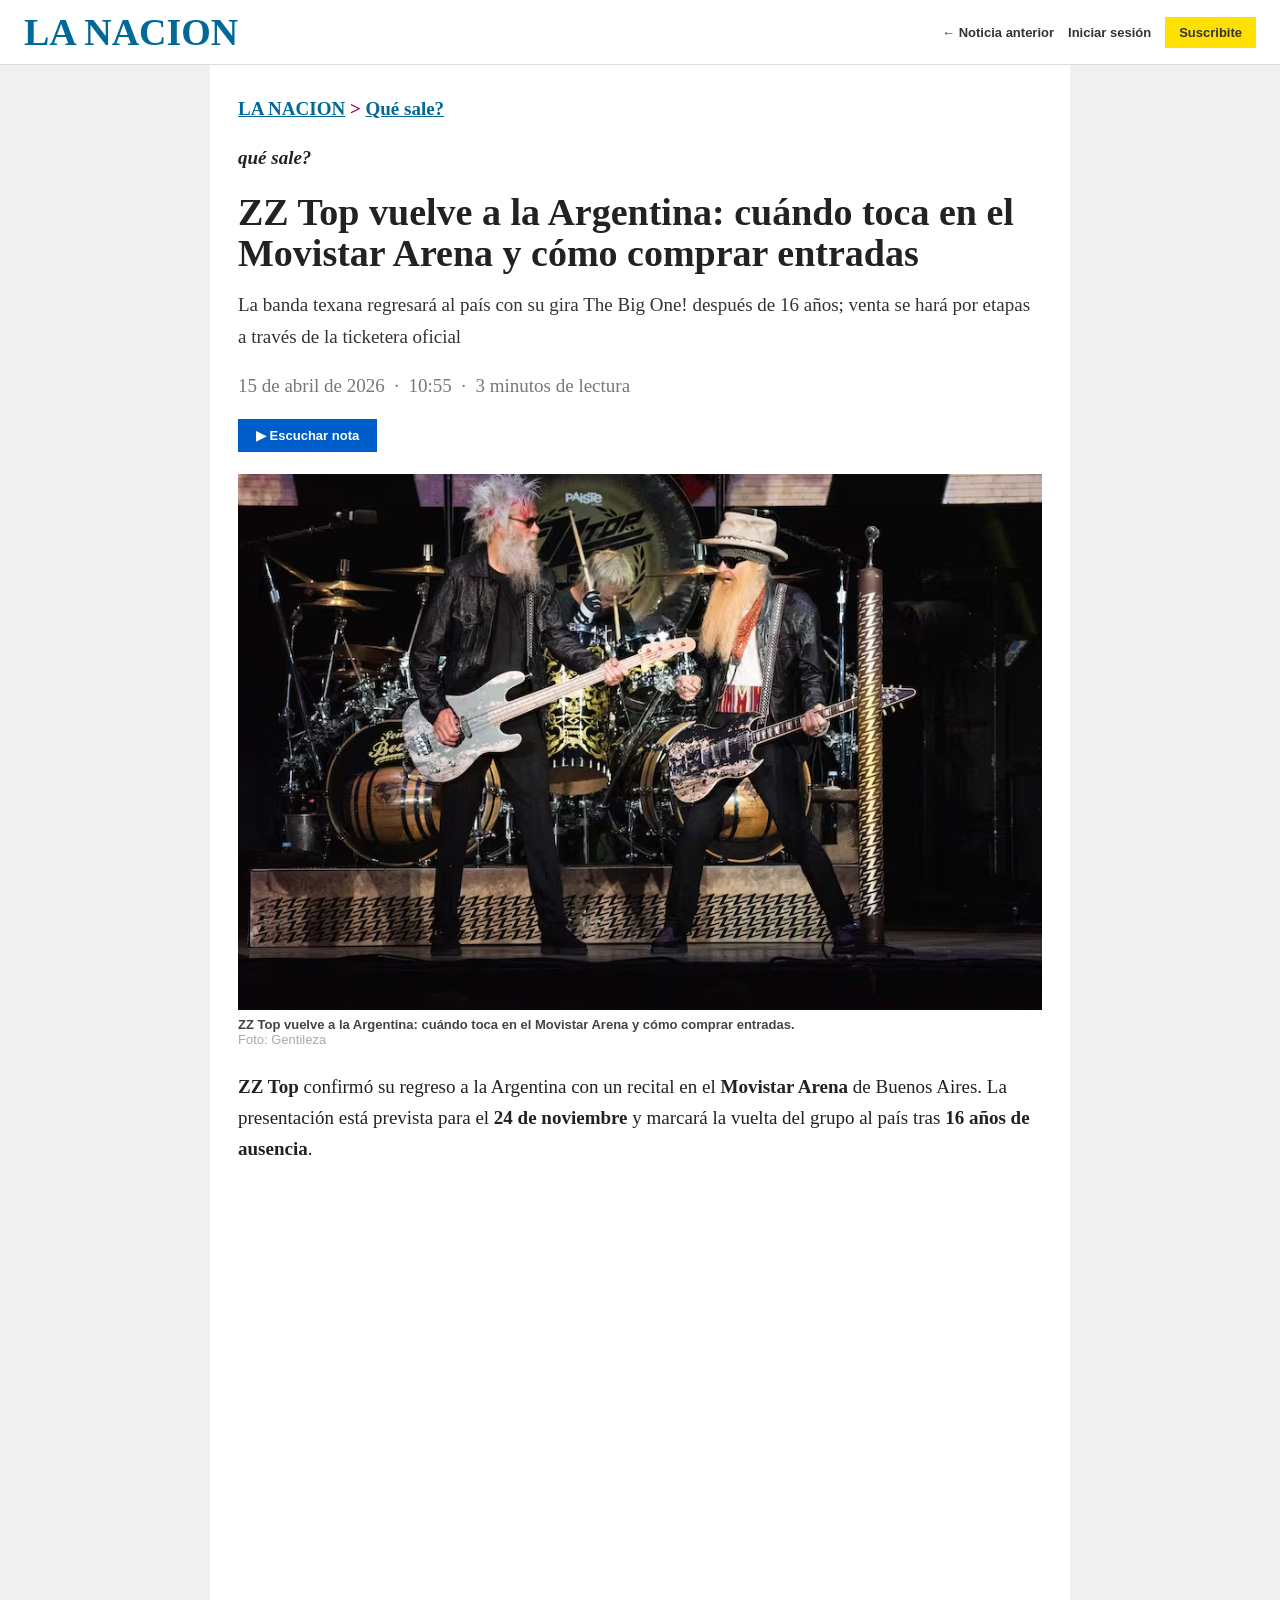
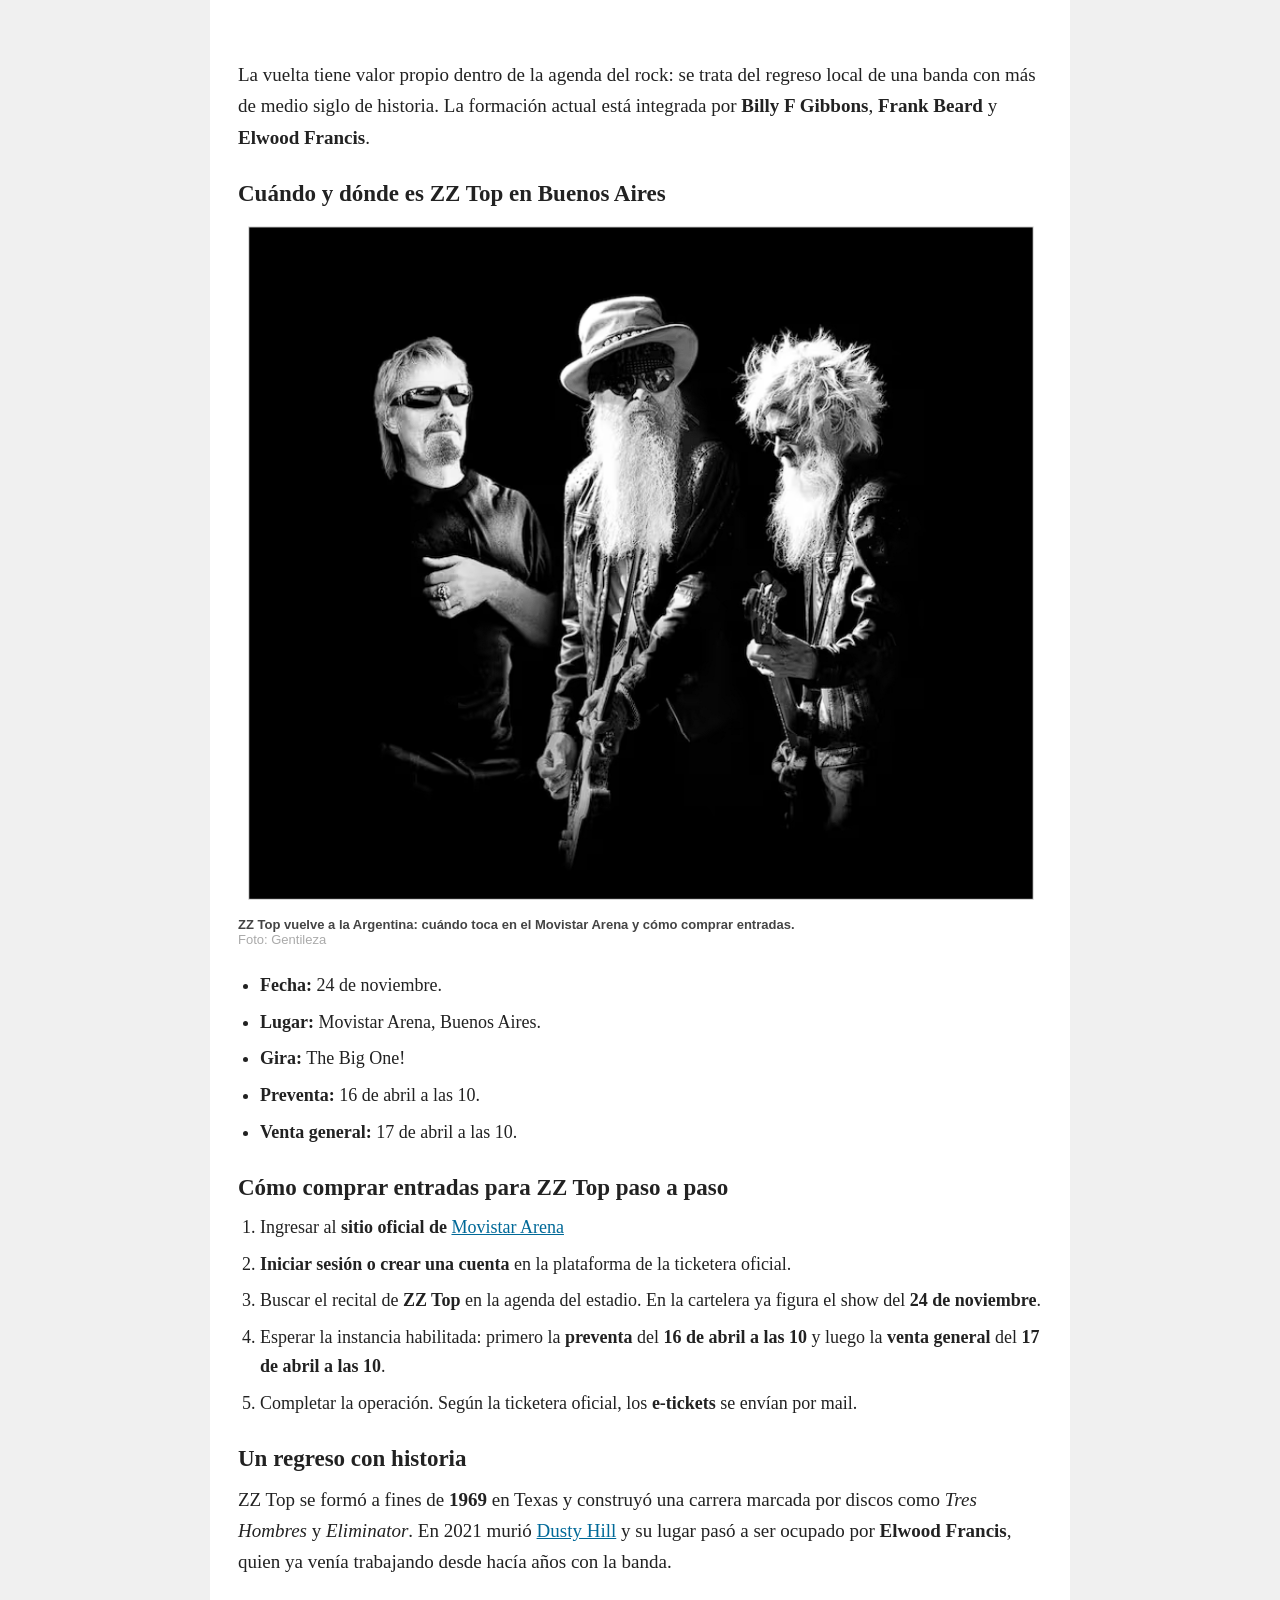
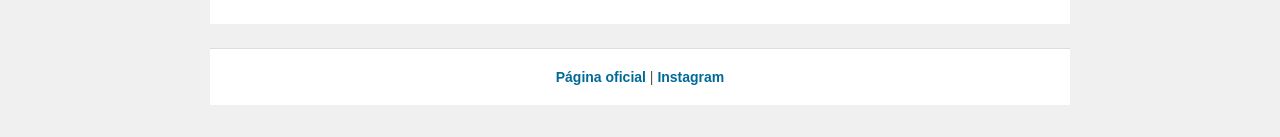
<file: zz-top.html>
<!DOCTYPE html>
<html lang="es">
<head>
  <meta charset="UTF-8">
  <meta name="viewport" content="width=device-width, initial-scale=1.0">
  <title>ZZ Top vuelve a la Argentina - LA NACION</title>
  <link rel="stylesheet" href="./reset.css">
  <link rel="stylesheet" href="./style.css">
  <link rel="stylesheet" href="./responsive.css">
</head>
<body>

  <header class="encabezado">
    <a class="logo" href="https://www.lanacion.com.ar/" target="_blank" rel="noopener noreferrer">LA NACION</a>
    <nav class="navegacion">
      <a href="./index.html">← Noticia anterior</a>
      <a href="#">Iniciar sesión</a>
      <a class="boton-amarillo" href="#">Suscribite</a>
    </nav>
  </header>

  <main class="contenido">

    <p class="ruta">
      <a href="https://www.lanacion.com.ar/" target="_blank" rel="noopener noreferrer">LA NACION</a>
      &gt;
      <a href="https://www.lanacion.com.ar/que-sale/" target="_blank" rel="noopener noreferrer">Qué sale?</a>
    </p>

    <p class="seccion">qué sale?</p>

    <h1>ZZ Top vuelve a la Argentina: cuándo toca en el Movistar Arena y cómo comprar entradas</h1>

    <p class="bajada">
      La banda texana regresará al país con su gira The Big One! después de 16 años;
      venta se hará por etapas a través de la ticketera oficial
    </p>

    <p class="fecha">15 de abril de 2026 &nbsp;·&nbsp; 10:55 &nbsp;·&nbsp; 3 minutos de lectura</p>

    <button class="boton-escuchar" type="button">▶ Escuchar nota</button>

    <figure>
      <img src="./zz-top.png" alt="ZZ Top tocando en vivo en el escenario">
      <figcaption>
        <span class="epigrafe-titulo">ZZ Top vuelve a la Argentina: cuándo toca en el Movistar Arena y cómo comprar entradas.</span>
        <span class="epigrafe-foto">Foto: Gentileza</span>
      </figcaption>
    </figure>

    <p>
      <strong>ZZ Top</strong> confirmó su regreso a la Argentina con un recital en el
      <strong>Movistar Arena</strong> de Buenos Aires. La presentación está prevista para el
      <strong>24 de noviembre</strong> y marcará la vuelta del grupo al país tras
      <strong>16 años de ausencia</strong>.
    </p>

    <div class="video">
      <iframe
        src="https://www.youtube.com/embed/gf7ze6vcS_8"
        title="ZZ Top - Video"
        allowfullscreen>
      </iframe>
    </div>

    <p>
      La vuelta tiene valor propio dentro de la agenda del rock: se trata del regreso local de
      una banda con más de medio siglo de historia. La formación actual está integrada por
      <strong>Billy F Gibbons</strong>, <strong>Frank Beard</strong> y <strong>Elwood Francis</strong>.
    </p>

    <h2>Cuándo y dónde es ZZ Top en Buenos Aires</h2>

    <figure>
      <img src="./zz-top-2.png" alt="ZZ Top - Los integrantes de la banda">
      <figcaption>
        <span class="epigrafe-titulo">ZZ Top vuelve a la Argentina: cuándo toca en el Movistar Arena y cómo comprar entradas.</span>
        <span class="epigrafe-foto">Foto: Gentileza</span>
      </figcaption>
    </figure>

    <ul class="lista-datos">
      <li><strong>Fecha:</strong> 24 de noviembre.</li>
      <li><strong>Lugar:</strong> Movistar Arena, Buenos Aires.</li>
      <li><strong>Gira:</strong> The Big One!</li>
      <li><strong>Preventa:</strong> 16 de abril a las 10.</li>
      <li><strong>Venta general:</strong> 17 de abril a las 10.</li>
    </ul>

    <h2>Cómo comprar entradas para ZZ Top paso a paso</h2>
    <ol class="pasos">
      <li>Ingresar al <strong>sitio oficial de</strong> <a href="https://www.movistararena.com.ar/show/9f0c55b0-3446-4ba6-a45e-5c52bdcf217b" target="_blank" rel="noopener noreferrer">Movistar Arena</a></li>
      <li><strong>Iniciar sesión o crear una cuenta</strong> en la plataforma de la ticketera oficial.</li>
      <li>Buscar el recital de <strong>ZZ Top</strong> en la agenda del estadio. En la cartelera ya figura el show del <strong>24 de noviembre</strong>.</li>
      <li>Esperar la instancia habilitada: primero la <strong>preventa</strong> del <strong>16 de abril a las 10</strong> y luego la <strong>venta general</strong> del <strong>17 de abril a las 10</strong>.</li>
      <li>Completar la operación. Según la ticketera oficial, los <strong>e-tickets</strong> se envían por mail.</li>
    </ol>

    <h2>Un regreso con historia</h2>
    <p>
      ZZ Top se formó a fines de <strong>1969</strong> en Texas y construyó una carrera marcada por
      discos como <em>Tres Hombres</em> y <em>Eliminator</em>. En 2021 murió
      <a href="https://www.lanacion.com.ar/revista-rolling-stone/fallecio-dusty-hill-bajista-de-zz-top-que-integro-la-banda-durante-mas-de-50-anos-nid28072021/" target="_blank" rel="noopener noreferrer">Dusty Hill</a>
      y su lugar pasó a ser ocupado por <strong>Elwood Francis</strong>,
      quien ya venía trabajando desde hacía años con la banda.
    </p>

  </main>

  <footer>
    <p>
      <a href="https://www.zztop.com" target="_blank" rel="noopener noreferrer">Página oficial</a> |
      <a href="https://www.instagram.com/zztop/" target="_blank" rel="noopener noreferrer">Instagram</a>
    </p>
  </footer>

  <nav class="nav-inferior">
    <a href="#">
      <span>🏠</span>
      <span>Inicio</span>
    </a>
    <a href="#">
      <span>⊞</span>
      <span>Secciones</span>
    </a>
    <a href="#">
      <span>🍴</span>
      <span>Foodit</span>
    </a>
    <a href="#">
      <span>👤</span>
      <span>Club LN</span>
    </a>
    <a href="#">
      <span>🔑</span>
      <span>Ingresar</span>
    </a>
  </nav>
  <!-- Profe hice otro nav inferior para que se vea como la noticia original  pero no se si es correcto-->

</body>
</html>
</file>
<file: style.css>
body {
  background: #f0f0f0;
  color: #222;
  font-family: Arial, Helvetica, sans-serif;
  padding-bottom: 65px;
}

.encabezado {
  display: flex;
  align-items: center;
  justify-content: space-between;
  padding: 10px 24px;
  background: #fff;
  border-bottom: 1px solid #ddd;
}

.logo {
  font-family: Georgia, serif;
  font-size: 38px;
  font-weight: bold;
  color: #006998;
}

.navegacion {
  display: flex;
  gap: 14px;
  align-items: center;
  font-size: 13px;
  font-weight: bold;
}

.navegacion a {
  color: #333;
}

.boton-amarillo {
  padding: 8px 14px;
  background: #ffe000;
  color: #111;
  font-weight: bold;
}

.contenido {
  max-width: 860px;
  margin: 0 auto 24px;
  padding: 28px;
  background: #fff;
}

.ruta {
  font-size: 12px;
  font-weight: bold;
  color: #9b0056;
  margin-bottom: 18px;
}

.seccion {
  font-family: Georgia, serif;
  font-size: 32px;
  font-style: italic;
  font-weight: bold;
  margin-bottom: 10px;
}

h1 {
  font-family: Georgia, serif;
  font-size: 38px;
  line-height: 1.1;
  margin-bottom: 14px;
}

.bajada {
  font-size: 17px;
  color: #333;
  line-height: 1.5;
  margin-bottom: 14px;
}

.fecha {
  font-size: 13px;
  color: #777;
  margin-bottom: 16px;
}

.boton-escuchar {
  margin-bottom: 22px;
  padding: 9px 18px;
  border: none;
  background: #005ecb;
  color: #fff;
  font-size: 13px;
  font-weight: bold;
  cursor: pointer;
}

figure {
  margin-bottom: 24px;
}

figure img {
  width: 100%;
}

figcaption {
  margin-top: 7px;
  font-size: 13px;
  color: #888;
}

.epigrafe-titulo {
  display: block;
  color: #444;
  font-weight: bold;
}

.epigrafe-foto {
  display: block;
  color: #aaa;
}

.contenido p {
  font-family: Georgia, serif;
  font-size: 19px;
  line-height: 1.65;
  margin-bottom: 18px;
}

.contenido h2 {
  font-family: Georgia, serif;
  font-size: 23px;
  margin: 28px 0 12px;
}

.contenido a {
  color: #006998;
  text-decoration: underline;
}

.lista-datos {
  padding-left: 22px;
  list-style: disc;
  margin-bottom: 20px;
}

.lista-datos li,
.pasos li {
  font-family: Georgia, serif;
  font-size: 18px;
  line-height: 1.6;
  margin-bottom: 8px;
}

.pasos {
  padding-left: 22px;
  margin-bottom: 20px;
}

.video {
  position: relative;
  width: 100%;
  padding-bottom: 56.25%;
  margin-bottom: 24px;
}

.video iframe {
  position: absolute;
  top: 0;
  left: 0;
  width: 100%;
  height: 100%;
  border: none;
}

#formulario {
  max-width: 860px;
  margin: 0 auto 24px;
  padding: 28px;
  background: #fff;
}

#formulario h2 {
  font-family: Georgia, serif;
  font-size: 22px;
  margin-bottom: 18px;
}

label {
  display: block;
  font-size: 14px;
  font-weight: bold;
  margin-bottom: 4px;
}

input,
textarea {
  width: 100%;
  padding: 9px;
  border: 1px solid #ccc;
  font-size: 15px;
}

button[type="submit"] {
  padding: 10px 22px;
  border: none;
  background: #006998;
  color: #fff;
  font-size: 15px;
  cursor: pointer;
}

footer {
  max-width: 860px;
  margin: 0 auto 32px;
  padding: 20px 28px;
  background: #fff;
  text-align: center;
  font-size: 14px;
  color: #555;
  border-top: 1px solid #ddd;
}

footer a {
  color: #006998;
  font-weight: bold;
}

.nav-inferior {
  position: fixed;
  bottom: 0;
  left: 0;
  right: 0;
  display: flex;
  justify-content: space-around;
  align-items: center;
  background-color: #ffffff;
  border-top: 2px solid #dddddd;
  padding: 8px 0 12px 0;
  z-index: 9999;
  box-shadow: 0 -2px 6px rgba(0,0,0,0.1);
}

.nav-inferior a {
  display: flex;
  flex-direction: column;
  align-items: center;
  gap: 4px;
  color: #444444;
  font-size: 11px;
  font-family: Arial, sans-serif;
  text-decoration: none;
  width: 20%;
}

.nav-inferior a span {
  display: block;
  text-align: center;
}

.nav-inferior a span:first-child {
  font-size: 22px;
  line-height: 1;
}
</file>
<file: responsive.css>
/* Escritorio - Desktop */
@media (min-width: 1025px) {
  body {
    padding-bottom: 0;
  }

  .encabezado {
    display: flex;
    flex-direction: row;
    flex-wrap: nowrap;
    align-items: center;
    justify-content: space-between;
  }

  .navegacion {
    display: flex;
    flex-direction: row;
    align-items: center;
    gap: 14px;
  }

  .nav-inferior {
    display: none;
  }
}

/* Tablet */
@media (min-width: 701px) and (max-width: 1024px) {
  body {
    padding-bottom: 0;
  }

  .encabezado {
    display: flex;
    flex-wrap: wrap;
    align-items: center;
    justify-content: space-between;
    gap: 12px;
    padding: 12px 20px;
  }

  .logo {
    font-size: 34px;
  }

  .navegacion {
    display: flex;
    flex-wrap: wrap;
    justify-content: flex-end;
    align-items: center;
    gap: 10px;
  }

  .contenido,
  #formulario,
  footer {
    max-width: 92%;
    padding: 24px;
  }

  h1 {
    font-size: 32px;
  }

  .seccion {
    font-size: 28px;
  }

  .contenido p,
  .lista-datos li,
  .pasos li {
    font-size: 17px;
  }

  .nav-inferior {
    display: none;
  }
}

/* Mobile */
@media (max-width: 700px) {
  body {
    padding-bottom: 70px;
  }

  .encabezado {
    display: flex;
    flex-direction: column;
    align-items: flex-start;
    gap: 10px;
    padding: 14px 16px;
  }

  .logo {
    font-size: 30px;
  }

  .navegacion {
    display: flex;
    width: 100%;
    flex-wrap: wrap;
    justify-content: center;
    gap: 8px;
  }

  .navegacion a {
    flex: 1 1 48%;
    text-align: center;
  }

  .contenido,
  #formulario,
  footer {
    max-width: 100%;
    padding: 18px;
  }

  .ruta {
    display: flex;
    flex-wrap: wrap;
    gap: 4px;
  }

  h1 {
    font-size: 26px;
  }

  .seccion {
    font-size: 24px;
  }

  .contenido p,
  .lista-datos li,
  .pasos li {
    font-size: 16px;
  }

  .lista-datos,
  .pasos {
    display: flex;
    flex-direction: column;
    gap: 8px;
  }

  .nav-inferior {
    display: flex;
  }
}
</file>
